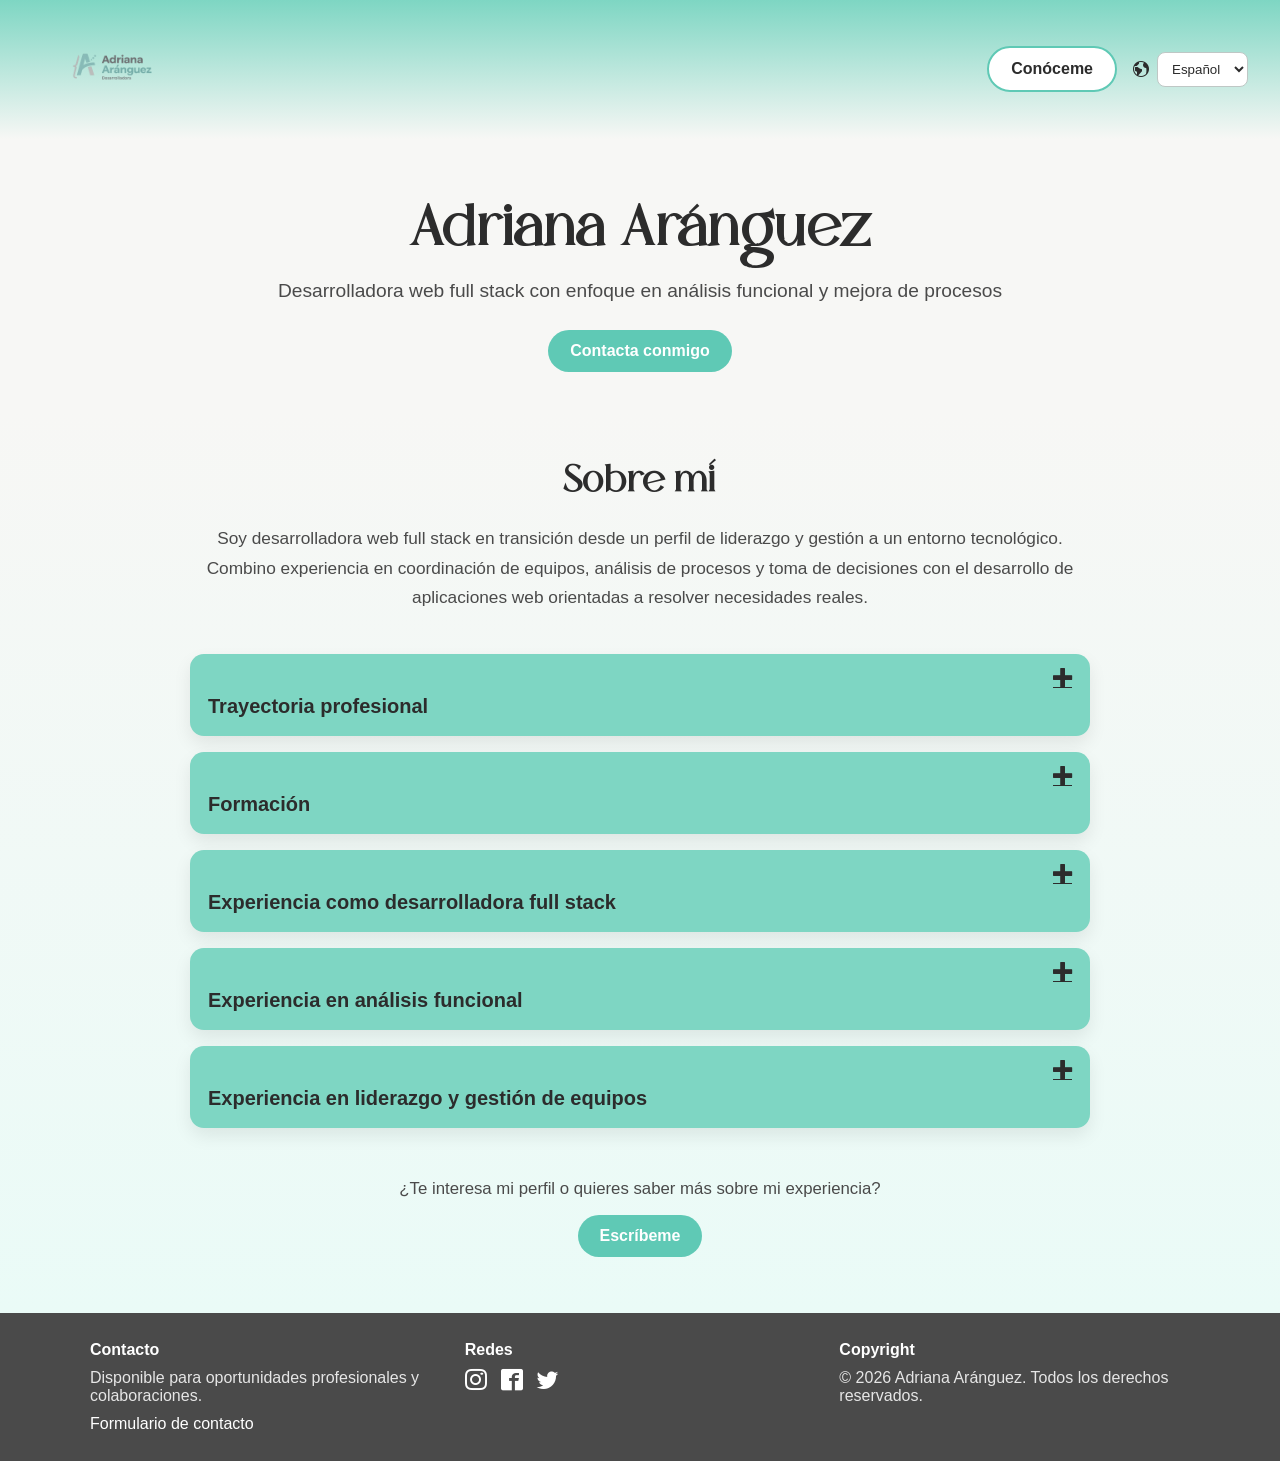
<file: index.html>
<!DOCTYPE html>
<html lang="es">

<head>
  <meta charset="UTF-8">
  <meta name="viewport" content="width=device-width, initial-scale=1.0">
  <title>Adriana Aránguez | Desarrolladora Web</title>
  <link rel="stylesheet" href="Landingcv.css">
  <link rel="stylesheet" href="icomoon/style.css">
  <link rel="stylesheet" href="icomoon (2)/style.css">
</head>

<body>
  <header class="site-header">
    <div class="logo">
      <img src="logo_transparente2.png" alt="Logo de Adriana Aránguez">
    </div>

    <div class="header-actions">
      <a class="btn btn-secondary" href="#sobre-mi">Conóceme</a>

      <label class="language-selector" for="lang">
        <span class="icon-earth" aria-hidden="true"></span>
        <select name="idiomas" id="lang">
          <option value="es">Español</option>
          <option value="en">Inglés</option>
        </select>
      </label>
    </div>
  </header>

  <section class="hero">
    <h1>Adriana Aránguez</h1>
    <p>Desarrolladora web full stack con enfoque en análisis funcional y mejora de procesos</p>

    <div class="hero-actions">
      <a class="btn btn-primary abrir-formulario" href="#">Contacta conmigo</a>
    </div>
  </section>

  <main>
    <section class="about-section" id="sobre-mi">
      <div class="intro">
        <h2>Sobre mí</h2>
        <p>
          Soy desarrolladora web full stack en transición desde un perfil de liderazgo y gestión
          a un entorno tecnológico. Combino experiencia en coordinación de equipos, análisis de procesos
          y toma de decisiones con el desarrollo de aplicaciones web orientadas a resolver necesidades reales.
        </p>
      </div>

      <article class="accordion-card" id="trayectoria">
        <div class="accordion-header">
          <a class="abrir" href="#trayectoria" aria-label="Abrir trayectoria"><span class="icon-plus"></span></a>
          <a class="cerrar" href="#sobre-mi" aria-label="Cerrar trayectoria"><span class="icon-minus"></span></a>
        </div>
        <h3>Trayectoria profesional</h3>
        <div class="contenido">
          <p>
            He desarrollado mi carrera profesional en el ámbito sociosanitario, donde asumí durante años
            funciones de responsabilidad y dirección. Esa experiencia reforzó mis capacidades de liderazgo,
            organización, análisis de problemas y mejora continua. Posteriormente decidí reorientar mi carrera
            hacia el desarrollo web, completando formación técnica y construyendo proyectos propios.
          </p>
        </div>
      </article>

      <article class="accordion-card" id="formacion">
        <div class="accordion-header">
          <a class="abrir" href="#formacion" aria-label="Abrir formación"><span class="icon-plus"></span></a>
          <a class="cerrar" href="#sobre-mi" aria-label="Cerrar formación"><span class="icon-minus"></span></a>
        </div>
        <h3>Formación</h3>
        <div class="contenido">
          <p>
            Desarrollo de Aplicaciones Web (2025)<br>
            Bootcamp en Inteligencia Artificial y Big Data (actualmente)
          </p>
        </div>
      </article>

      <article class="accordion-card" id="fullstack">
        <div class="accordion-header">
          <a class="abrir" href="#fullstack" aria-label="Abrir experiencia full stack"><span
              class="icon-plus"></span></a>
          <a class="cerrar" href="#sobre-mi" aria-label="Cerrar experiencia full stack"><span
              class="icon-minus"></span></a>
        </div>
        <h3>Experiencia como desarrolladora full stack</h3>
        <div class="contenido">
          <p>
            Desarrollo de aplicaciones web completas orientadas a resolver necesidades reales de usuarios<br>
            Implementación de sistemas de autenticación (login, registro y recuperación de contraseña)<br>
            Diseño de arquitectura MVC para una correcta separación de lógica, datos e interfaz<br>
            Integración con APIs externas para automatización de procesos y servicios<br>
            Automatización de envíos de emails con control de duplicados y gestión de logs<br>
            Desarrollo de paneles de administración para gestión de contenidos y usuarios<br>
            Despliegue de aplicaciones en entornos de producción<br>
            Mantenimiento y mejora continua de funcionalidades
          </p>
        </div>
      </article>

      <article class="accordion-card" id="analisis-funcional">
        <div class="accordion-header">
          <a class="abrir" href="#analisis-funcional" aria-label="Abrir análisis funcional"><span
              class="icon-plus"></span></a>
          <a class="cerrar" href="#sobre-mi" aria-label="Cerrar análisis funcional"><span class="icon-minus"></span></a>
        </div>
        <h3>Experiencia en análisis funcional</h3>
        <div class="contenido">
          <p>
            Recopilación y análisis de necesidades de negocio y definición de requisitos funcionales y no
            funcionales<br>
            Elaboración de documentación funcional y validación de soluciones junto a stakeholders<br>
            Participación en diseño funcional de interfaces con enfoque en UX y usabilidad<br>
            Integración y consumo de APIs REST para automatización de procesos<br>
            Ejecución de pruebas funcionales y soporte técnico-funcional<br>
            Trabajo en entornos Agile con visión técnica y de negocio
          </p>
        </div>
      </article>

      <article class="accordion-card" id="liderazgo">
        <div class="accordion-header">
          <a class="abrir" href="#liderazgo" aria-label="Abrir liderazgo"><span class="icon-plus"></span></a>
          <a class="cerrar" href="#sobre-mi" aria-label="Cerrar liderazgo"><span class="icon-minus"></span></a>
        </div>
        <h3>Experiencia en liderazgo y gestión de equipos</h3>
        <div class="contenido">
          <p>
            Coordinación de equipos multidisciplinares para la consecución de objetivos comunes<br>
            Gestión y resolución de incidencias operativas garantizando la continuidad del servicio<br>
            Análisis y optimización de procesos para mejorar eficiencia y reducir errores<br>
            Definición y documentación de procedimientos operativos<br>
            Interlocución con stakeholders y diferentes áreas para la toma de decisiones<br>
            Seguimiento de indicadores y mejora continua de resultados
          </p>
        </div>
      </article>

      <div class="cta-section">
        <p>¿Te interesa mi perfil o quieres saber más sobre mi experiencia?</p>
        <a class="btn btn-primary abrir-formulario" href="#">Escríbeme</a>      </div>
    </section>
  </main>

    <footer>
    <div class="footer-content">
      <div class="footer-section">
        <h4>Contacto</h4>
        <p>Disponible para oportunidades profesionales y colaboraciones.</p>
        <a href="#" class="abrir-formulario">Formulario de contacto</a>
      </div>

      <div class="footer-section">
        <h4>Redes</h4>
        <div class="social-icons">
          <a href="#" aria-label="Instagram"><span class="icon-instagram"></span></a>
          <a href="#" aria-label="Facebook"><span class="icon-facebook2"></span></a>
          <a href="#" aria-label="Twitter"><span class="icon-twitter"></span></a>
        </div>
      </div>

      <div class="footer-section">
        <h4>Copyright</h4>
        <p>&copy; 2026 Adriana Aránguez. Todos los derechos reservados.</p>
      </div>
    </div>
  </footer>

  <div id="modalFormulario" class="modal">
    <div class="modal-contenido">
      <button id="cerrarModal" class="cerrar-modal" aria-label="Cerrar formulario">×</button>

      <div class="contenedor-formulario">
        <h2>Contacto</h2>
        <p>Si quieres contactar conmigo para una oportunidad profesional, colaboración o proyecto, puedes escribirme aquí.</p>

        <form id="formularioContacto" novalidate>
          <div class="columna_1">
            <label for="nombre">Nombre</label>
            <input type="text" id="nombre" placeholder="Tu nombre">
            <span id="errorNombre"></span>

            <label for="email">Correo electrónico</label>
            <input type="email" id="email" placeholder="tuemail@email.com">
            <span id="errorEmail"></span>

            <label for="asunto">Asunto</label>
            <input type="text" id="asunto" placeholder="Motivo del mensaje">
            <span id="errorAsunto"></span>
          </div>

          <div class="columna_2">
            <label for="empresa">Empresa / Organización</label>
            <input type="text" id="empresa" placeholder="Opcional">

            <label for="mensaje">Mensaje</label>
            <textarea id="mensaje" rows="8" placeholder="Escribe aquí tu mensaje"></textarea>
            <span id="errorMensaje"></span>
          </div>

          <div class="adicionales">
            <label for="privacidad">
              <input type="checkbox" id="privacidad">
              He leído y acepto la política de privacidad
            </label>
          </div>

          <button type="submit">Enviar mensaje</button>
        </form>

        <p id="mensajeEnvio"></p>
      </div>
    </div>
  </div>

  <script src="landing.js"></script>
</body>
</html>
</file>
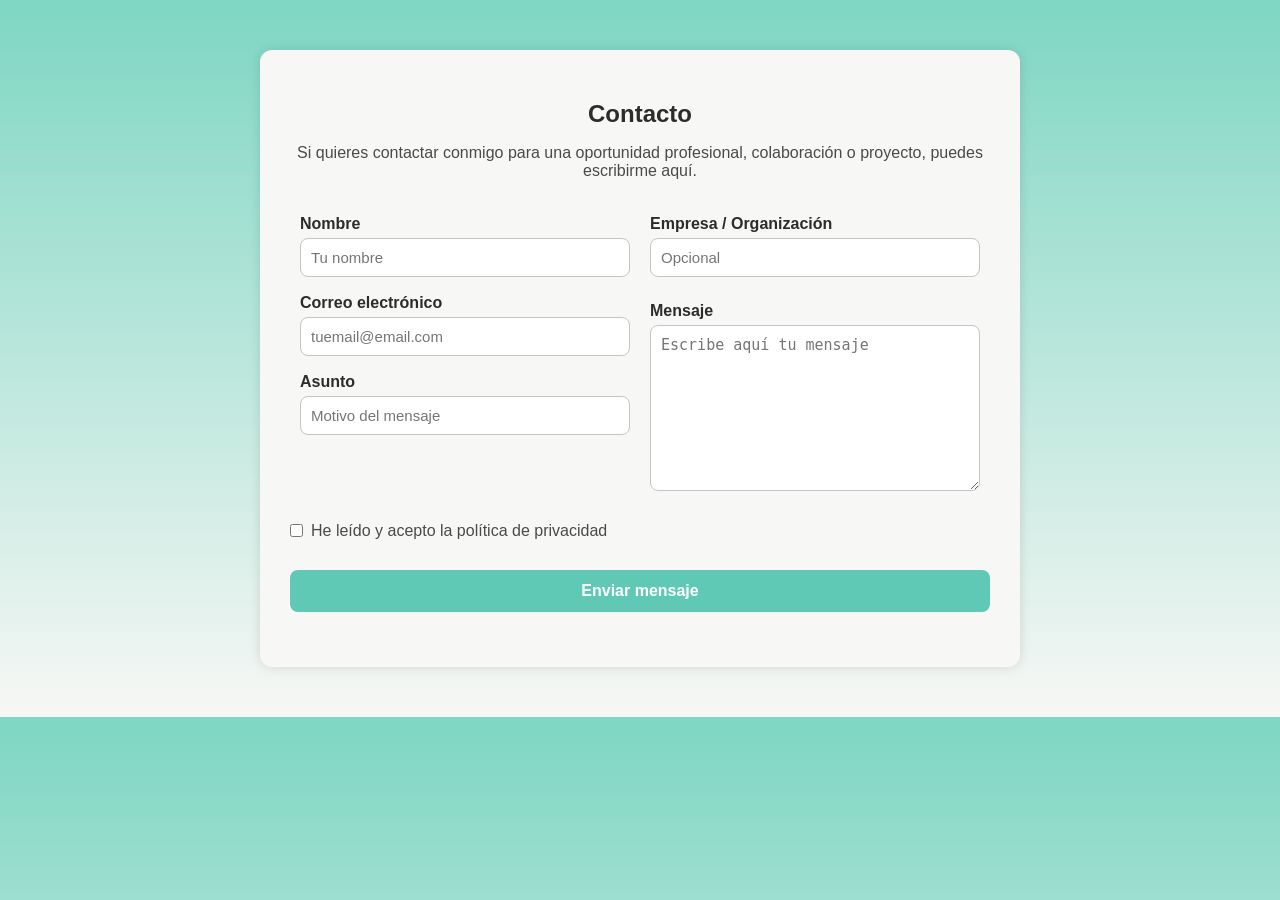
<file: formulario.html>
<!DOCTYPE html>
<html lang="es">
<head>
  <meta charset="UTF-8">
  <meta name="viewport" content="width=device-width, initial-scale=1.0">
  <title>Contacto | Adriana Aránguez</title>
  <link rel="stylesheet" href="formulariostyle.css">
</head>

<body>
  <div class="contenedor">
    <h2>Contacto</h2>
    <p>Si quieres contactar conmigo para una oportunidad profesional, colaboración o proyecto, puedes escribirme aquí.</p>

    <form id="formularioContacto" novalidate>
      
      <div class="columna_1">
        <label for="nombre">Nombre</label>
        <input type="text" id="nombre" placeholder="Tu nombre">
        <span id="errorNombre"></span>

        <label for="email">Correo electrónico</label>
        <input type="email" id="email" placeholder="tuemail@email.com">
        <span id="errorEmail"></span>

        <label for="asunto">Asunto</label>
        <input type="text" id="asunto" placeholder="Motivo del mensaje">
        <span id="errorAsunto"></span>
      </div>

      <div class="columna_2">
        <label for="empresa">Empresa / Organización</label>
        <input type="text" id="empresa" placeholder="Opcional">

        <label for="mensaje">Mensaje</label>
        <textarea id="mensaje" rows="8" placeholder="Escribe aquí tu mensaje"></textarea>
        <span id="errorMensaje"></span>
      </div>

      <div class="adicionales">
        <label for="privacidad">
          <input type="checkbox" id="privacidad">
          He leído y acepto la política de privacidad
        </label>
      </div>

      <button type="submit">Enviar mensaje</button>
    </form>

    <p id="mensajeEnvio"></p>
  </div>

  <script src="landing.js"></script>
</body>
</html>
</file>
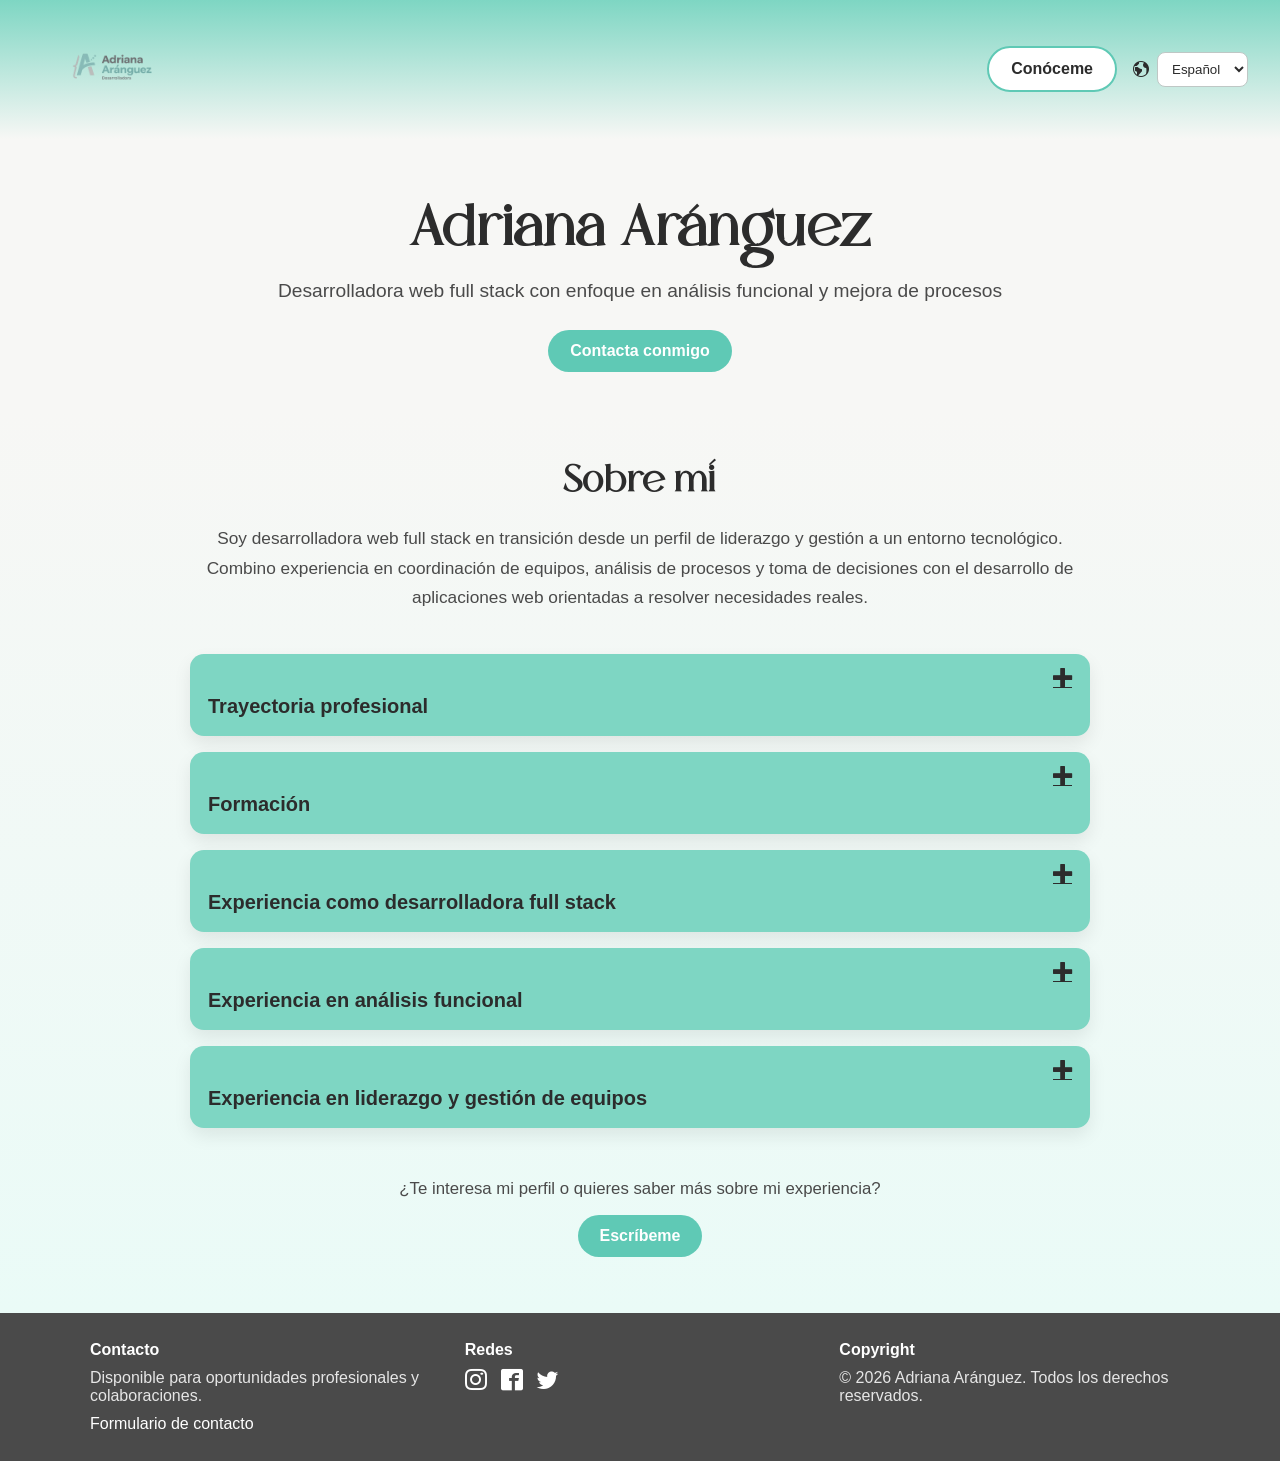
<file: Landingcv.html>
<!DOCTYPE html>
<html lang="es">

<head>
  <meta charset="UTF-8">
  <meta name="viewport" content="width=device-width, initial-scale=1.0">
  <title>Adriana Aránguez | Desarrolladora Web</title>
  <link rel="stylesheet" href="Landingcv.css">
  <link rel="stylesheet" href="icomoon/style.css">
  <link rel="stylesheet" href="icomoon (2)/style.css">
</head>

<body>
  <header class="site-header">
    <div class="logo">
      <img src="logo_transparente2.png" alt="Logo de Adriana Aránguez">
    </div>

    <div class="header-actions">
      <a class="btn btn-secondary" href="#sobre-mi">Conóceme</a>

      <label class="language-selector" for="lang">
        <span class="icon-earth" aria-hidden="true"></span>
        <select name="idiomas" id="lang">
          <option value="es">Español</option>
          <option value="en">Inglés</option>
        </select>
      </label>
    </div>
  </header>

  <section class="hero">
    <h1>Adriana Aránguez</h1>
    <p>Desarrolladora web full stack con enfoque en análisis funcional y mejora de procesos</p>

    <div class="hero-actions">
      <a class="btn btn-primary abrir-formulario" href="#">Contacta conmigo</a>
    </div>
  </section>

  <main>
    <section class="about-section" id="sobre-mi">
      <div class="intro">
        <h2>Sobre mí</h2>
        <p>
          Soy desarrolladora web full stack en transición desde un perfil de liderazgo y gestión
          a un entorno tecnológico. Combino experiencia en coordinación de equipos, análisis de procesos
          y toma de decisiones con el desarrollo de aplicaciones web orientadas a resolver necesidades reales.
        </p>
      </div>

      <article class="accordion-card" id="trayectoria">
        <div class="accordion-header">
          <a class="abrir" href="#trayectoria" aria-label="Abrir trayectoria"><span class="icon-plus"></span></a>
          <a class="cerrar" href="#sobre-mi" aria-label="Cerrar trayectoria"><span class="icon-minus"></span></a>
        </div>
        <h3>Trayectoria profesional</h3>
        <div class="contenido">
          <p>
            He desarrollado mi carrera profesional en el ámbito sociosanitario, donde asumí durante años
            funciones de responsabilidad y dirección. Esa experiencia reforzó mis capacidades de liderazgo,
            organización, análisis de problemas y mejora continua. Posteriormente decidí reorientar mi carrera
            hacia el desarrollo web, completando formación técnica y construyendo proyectos propios.
          </p>
        </div>
      </article>

      <article class="accordion-card" id="formacion">
        <div class="accordion-header">
          <a class="abrir" href="#formacion" aria-label="Abrir formación"><span class="icon-plus"></span></a>
          <a class="cerrar" href="#sobre-mi" aria-label="Cerrar formación"><span class="icon-minus"></span></a>
        </div>
        <h3>Formación</h3>
        <div class="contenido">
          <p>
            Desarrollo de Aplicaciones Web (2025)<br>
            Bootcamp en Inteligencia Artificial y Big Data (actualmente)
          </p>
        </div>
      </article>

      <article class="accordion-card" id="fullstack">
        <div class="accordion-header">
          <a class="abrir" href="#fullstack" aria-label="Abrir experiencia full stack"><span
              class="icon-plus"></span></a>
          <a class="cerrar" href="#sobre-mi" aria-label="Cerrar experiencia full stack"><span
              class="icon-minus"></span></a>
        </div>
        <h3>Experiencia como desarrolladora full stack</h3>
        <div class="contenido">
          <p>
            Desarrollo de aplicaciones web completas orientadas a resolver necesidades reales de usuarios<br>
            Implementación de sistemas de autenticación (login, registro y recuperación de contraseña)<br>
            Diseño de arquitectura MVC para una correcta separación de lógica, datos e interfaz<br>
            Integración con APIs externas para automatización de procesos y servicios<br>
            Automatización de envíos de emails con control de duplicados y gestión de logs<br>
            Desarrollo de paneles de administración para gestión de contenidos y usuarios<br>
            Despliegue de aplicaciones en entornos de producción<br>
            Mantenimiento y mejora continua de funcionalidades
          </p>
        </div>
      </article>

      <article class="accordion-card" id="analisis-funcional">
        <div class="accordion-header">
          <a class="abrir" href="#analisis-funcional" aria-label="Abrir análisis funcional"><span
              class="icon-plus"></span></a>
          <a class="cerrar" href="#sobre-mi" aria-label="Cerrar análisis funcional"><span class="icon-minus"></span></a>
        </div>
        <h3>Experiencia en análisis funcional</h3>
        <div class="contenido">
          <p>
            Recopilación y análisis de necesidades de negocio y definición de requisitos funcionales y no
            funcionales<br>
            Elaboración de documentación funcional y validación de soluciones junto a stakeholders<br>
            Participación en diseño funcional de interfaces con enfoque en UX y usabilidad<br>
            Integración y consumo de APIs REST para automatización de procesos<br>
            Ejecución de pruebas funcionales y soporte técnico-funcional<br>
            Trabajo en entornos Agile con visión técnica y de negocio
          </p>
        </div>
      </article>

      <article class="accordion-card" id="liderazgo">
        <div class="accordion-header">
          <a class="abrir" href="#liderazgo" aria-label="Abrir liderazgo"><span class="icon-plus"></span></a>
          <a class="cerrar" href="#sobre-mi" aria-label="Cerrar liderazgo"><span class="icon-minus"></span></a>
        </div>
        <h3>Experiencia en liderazgo y gestión de equipos</h3>
        <div class="contenido">
          <p>
            Coordinación de equipos multidisciplinares para la consecución de objetivos comunes<br>
            Gestión y resolución de incidencias operativas garantizando la continuidad del servicio<br>
            Análisis y optimización de procesos para mejorar eficiencia y reducir errores<br>
            Definición y documentación de procedimientos operativos<br>
            Interlocución con stakeholders y diferentes áreas para la toma de decisiones<br>
            Seguimiento de indicadores y mejora continua de resultados
          </p>
        </div>
      </article>

      <div class="cta-section">
        <p>¿Te interesa mi perfil o quieres saber más sobre mi experiencia?</p>
        <a class="btn btn-primary abrir-formulario" href="#">Escríbeme</a>      </div>
    </section>
  </main>

    <footer>
    <div class="footer-content">
      <div class="footer-section">
        <h4>Contacto</h4>
        <p>Disponible para oportunidades profesionales y colaboraciones.</p>
        <a href="#" class="abrir-formulario">Formulario de contacto</a>
      </div>

      <div class="footer-section">
        <h4>Redes</h4>
        <div class="social-icons">
          <a href="#" aria-label="Instagram"><span class="icon-instagram"></span></a>
          <a href="#" aria-label="Facebook"><span class="icon-facebook2"></span></a>
          <a href="#" aria-label="Twitter"><span class="icon-twitter"></span></a>
        </div>
      </div>

      <div class="footer-section">
        <h4>Copyright</h4>
        <p>&copy; 2026 Adriana Aránguez. Todos los derechos reservados.</p>
      </div>
    </div>
  </footer>

  <div id="modalFormulario" class="modal">
    <div class="modal-contenido">
      <button id="cerrarModal" class="cerrar-modal" aria-label="Cerrar formulario">×</button>

      <div class="contenedor-formulario">
        <h2>Contacto</h2>
        <p>Si quieres contactar conmigo para una oportunidad profesional, colaboración o proyecto, puedes escribirme aquí.</p>

        <form id="formularioContacto" novalidate>
          <div class="columna_1">
            <label for="nombre">Nombre</label>
            <input type="text" id="nombre" placeholder="Tu nombre">
            <span id="errorNombre"></span>

            <label for="email">Correo electrónico</label>
            <input type="email" id="email" placeholder="tuemail@email.com">
            <span id="errorEmail"></span>

            <label for="asunto">Asunto</label>
            <input type="text" id="asunto" placeholder="Motivo del mensaje">
            <span id="errorAsunto"></span>
          </div>

          <div class="columna_2">
            <label for="empresa">Empresa / Organización</label>
            <input type="text" id="empresa" placeholder="Opcional">

            <label for="mensaje">Mensaje</label>
            <textarea id="mensaje" rows="8" placeholder="Escribe aquí tu mensaje"></textarea>
            <span id="errorMensaje"></span>
          </div>

          <div class="adicionales">
            <label for="privacidad">
              <input type="checkbox" id="privacidad">
              He leído y acepto la política de privacidad
            </label>
          </div>

          <button type="submit">Enviar mensaje</button>
        </form>

        <p id="mensajeEnvio"></p>
      </div>
    </div>
  </div>

  <script src="landing.js"></script>
</body>
</html>
</file>
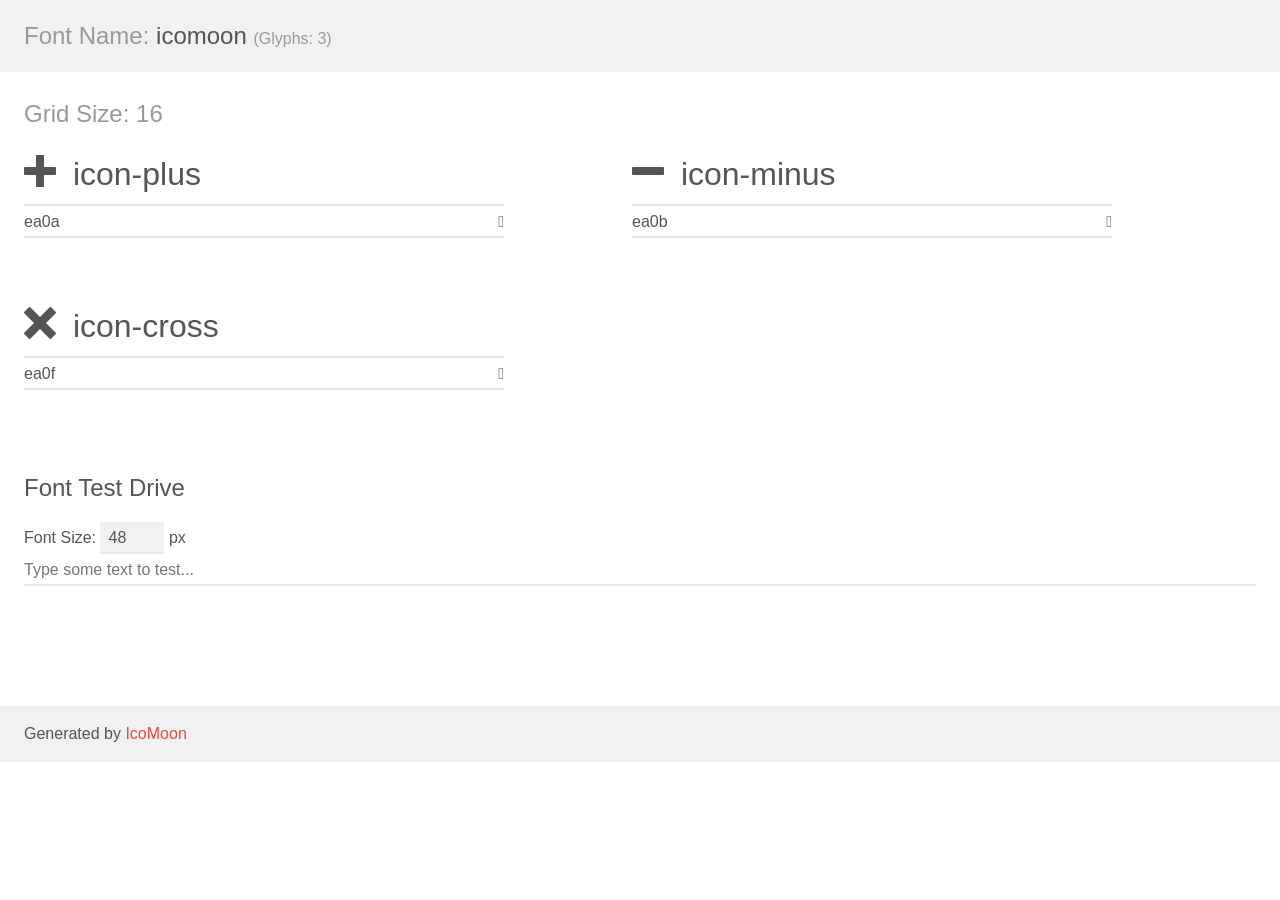
<file: icomoon (2)/demo.html>
<!doctype html>
<html>
<head>
    <meta charset="utf-8">
    <title>IcoMoon Demo</title>
    <meta name="description" content="An Icon Font Generated By IcoMoon.io">
    <meta name="viewport" content="width=device-width, initial-scale=1">
    <link rel="stylesheet" href="demo-files/demo.css">
    <link rel="stylesheet" href="style.css"></head>
<body>
    <div class="bgc1 clearfix">
        <h1 class="mhmm mvm"><span class="fgc1">Font Name:</span> icomoon <small class="fgc1">(Glyphs:&nbsp;3)</small></h1>
    </div>
    <div class="clearfix mhl ptl">
        <h1 class="mvm mtn fgc1">Grid Size: 16</h1>
        <div class="glyph fs1">
            <div class="clearfix bshadow0 pbs">
                <span class="icon-plus"></span>
                <span class="mls"> icon-plus</span>
            </div>
            <fieldset class="fs0 size1of1 clearfix hidden-false">
                <input type="text" readonly value="ea0a" class="unit size1of2" />
                <input type="text" maxlength="1" readonly value="&#xea0a;" class="unitRight size1of2 talign-right" />
            </fieldset>
            <div class="fs0 bshadow0 clearfix hidden-true">
                <span class="unit pvs fgc1">liga: </span>
                <input type="text" readonly value="plus, add" class="liga unitRight" />
            </div>
        </div>
        <div class="glyph fs1">
            <div class="clearfix bshadow0 pbs">
                <span class="icon-minus"></span>
                <span class="mls"> icon-minus</span>
            </div>
            <fieldset class="fs0 size1of1 clearfix hidden-false">
                <input type="text" readonly value="ea0b" class="unit size1of2" />
                <input type="text" maxlength="1" readonly value="&#xea0b;" class="unitRight size1of2 talign-right" />
            </fieldset>
            <div class="fs0 bshadow0 clearfix hidden-true">
                <span class="unit pvs fgc1">liga: </span>
                <input type="text" readonly value="minus, subtract" class="liga unitRight" />
            </div>
        </div>
        <div class="glyph fs1">
            <div class="clearfix bshadow0 pbs">
                <span class="icon-cross"></span>
                <span class="mls"> icon-cross</span>
            </div>
            <fieldset class="fs0 size1of1 clearfix hidden-false">
                <input type="text" readonly value="ea0f" class="unit size1of2" />
                <input type="text" maxlength="1" readonly value="&#xea0f;" class="unitRight size1of2 talign-right" />
            </fieldset>
            <div class="fs0 bshadow0 clearfix hidden-true">
                <span class="unit pvs fgc1">liga: </span>
                <input type="text" readonly value="cross, cancel" class="liga unitRight" />
            </div>
        </div>
    </div>

    <!--[if gt IE 8]><!-->
    <div class="mhl clearfix mbl">
        <h1>Font Test Drive</h1>
        <label>
            Font Size: <input id="fontSize" type="number" class="textbox0 mbm"
            min="8" value="48" />
            px
        </label>
        <input id="testText" type="text" class="phl size1of1 mvl"
        placeholder="Type some text to test..." value=""/>
        <div id="testDrive" class="icon-" style="font-family: icomoon">&nbsp;
        </div>
    </div>
    <!--<![endif]-->
    <div class="bgc1 clearfix">
        <p class="mhl">Generated by <a href="https://icomoon.io/app">IcoMoon</a></p>
    </div>

    <script src="demo-files/demo.js"></script>
</body>
</html>
</file>
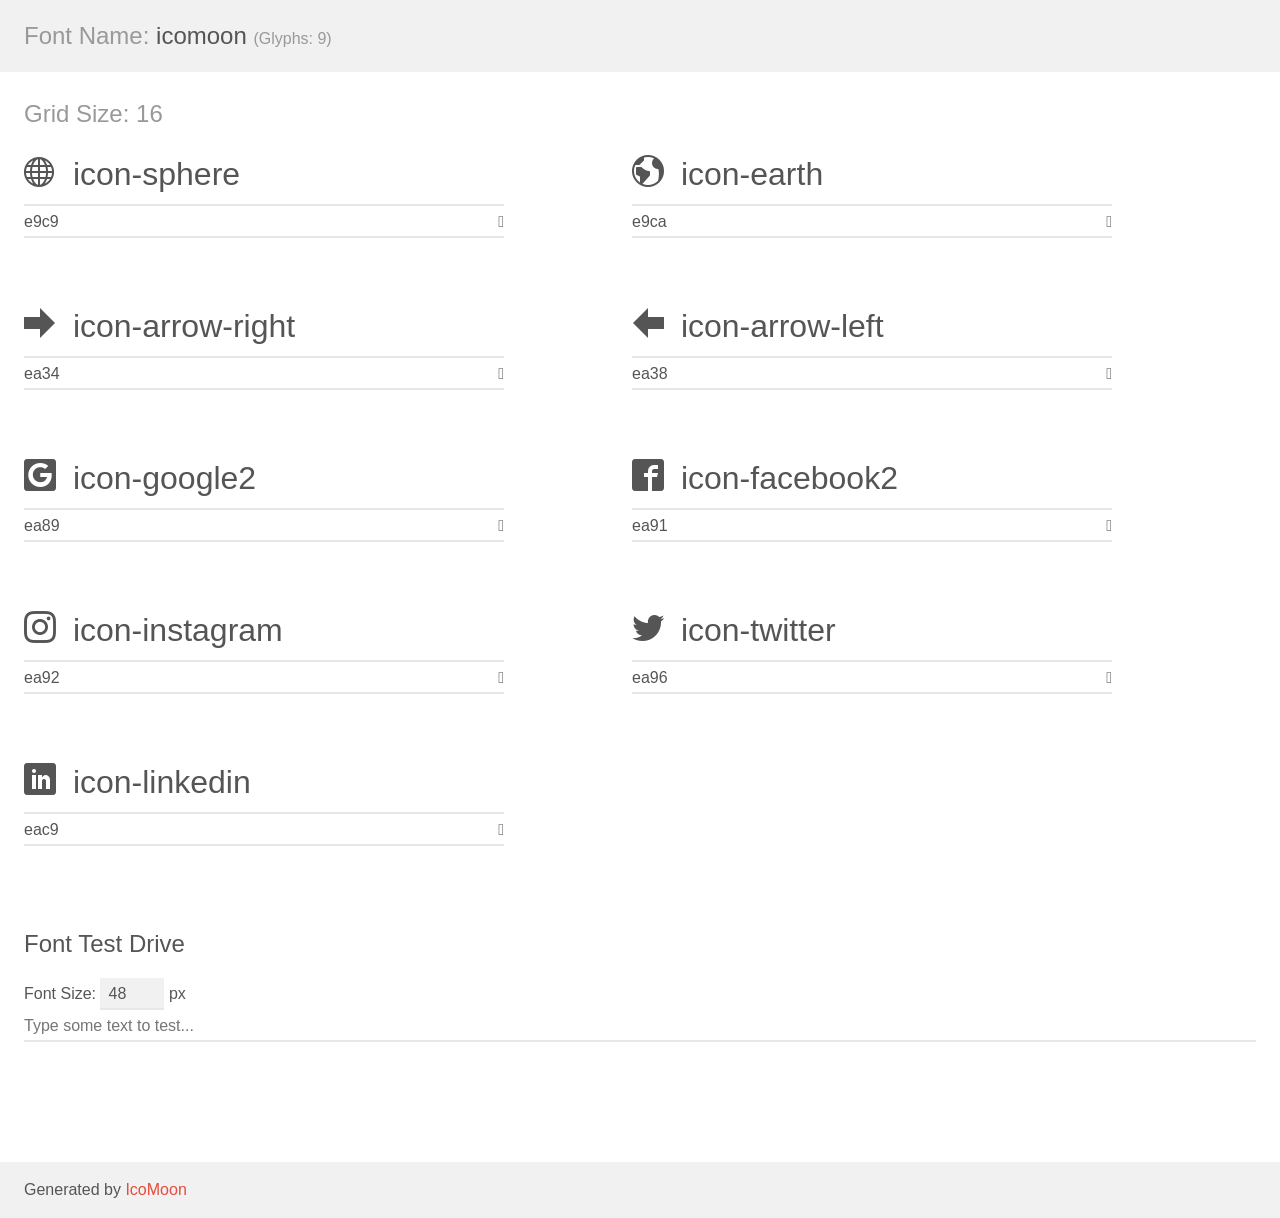
<file: icomoon/demo.html>
<!doctype html>
<html>
<head>
    <meta charset="utf-8">
    <title>IcoMoon Demo</title>
    <meta name="description" content="An Icon Font Generated By IcoMoon.io">
    <meta name="viewport" content="width=device-width, initial-scale=1">
    <link rel="stylesheet" href="demo-files/demo.css">
    <link rel="stylesheet" href="style.css"></head>
<body>
    <div class="bgc1 clearfix">
        <h1 class="mhmm mvm"><span class="fgc1">Font Name:</span> icomoon <small class="fgc1">(Glyphs:&nbsp;9)</small></h1>
    </div>
    <div class="clearfix mhl ptl">
        <h1 class="mvm mtn fgc1">Grid Size: 16</h1>
        <div class="glyph fs1">
            <div class="clearfix bshadow0 pbs">
                <span class="icon-sphere"></span>
                <span class="mls"> icon-sphere</span>
            </div>
            <fieldset class="fs0 size1of1 clearfix hidden-false">
                <input type="text" readonly value="e9c9" class="unit size1of2" />
                <input type="text" maxlength="1" readonly value="&#xe9c9;" class="unitRight size1of2 talign-right" />
            </fieldset>
            <div class="fs0 bshadow0 clearfix hidden-true">
                <span class="unit pvs fgc1">liga: </span>
                <input type="text" readonly value="sphere, globe" class="liga unitRight" />
            </div>
        </div>
        <div class="glyph fs1">
            <div class="clearfix bshadow0 pbs">
                <span class="icon-earth"></span>
                <span class="mls"> icon-earth</span>
            </div>
            <fieldset class="fs0 size1of1 clearfix hidden-false">
                <input type="text" readonly value="e9ca" class="unit size1of2" />
                <input type="text" maxlength="1" readonly value="&#xe9ca;" class="unitRight size1of2 talign-right" />
            </fieldset>
            <div class="fs0 bshadow0 clearfix hidden-true">
                <span class="unit pvs fgc1">liga: </span>
                <input type="text" readonly value="earth, globe2" class="liga unitRight" />
            </div>
        </div>
        <div class="glyph fs1">
            <div class="clearfix bshadow0 pbs">
                <span class="icon-arrow-right"></span>
                <span class="mls"> icon-arrow-right</span>
            </div>
            <fieldset class="fs0 size1of1 clearfix hidden-false">
                <input type="text" readonly value="ea34" class="unit size1of2" />
                <input type="text" maxlength="1" readonly value="&#xea34;" class="unitRight size1of2 talign-right" />
            </fieldset>
            <div class="fs0 bshadow0 clearfix hidden-true">
                <span class="unit pvs fgc1">liga: </span>
                <input type="text" readonly value="arrow-right, right3" class="liga unitRight" />
            </div>
        </div>
        <div class="glyph fs1">
            <div class="clearfix bshadow0 pbs">
                <span class="icon-arrow-left"></span>
                <span class="mls"> icon-arrow-left</span>
            </div>
            <fieldset class="fs0 size1of1 clearfix hidden-false">
                <input type="text" readonly value="ea38" class="unit size1of2" />
                <input type="text" maxlength="1" readonly value="&#xea38;" class="unitRight size1of2 talign-right" />
            </fieldset>
            <div class="fs0 bshadow0 clearfix hidden-true">
                <span class="unit pvs fgc1">liga: </span>
                <input type="text" readonly value="arrow-left, left3" class="liga unitRight" />
            </div>
        </div>
        <div class="glyph fs1">
            <div class="clearfix bshadow0 pbs">
                <span class="icon-google2"></span>
                <span class="mls"> icon-google2</span>
            </div>
            <fieldset class="fs0 size1of1 clearfix hidden-false">
                <input type="text" readonly value="ea89" class="unit size1of2" />
                <input type="text" maxlength="1" readonly value="&#xea89;" class="unitRight size1of2 talign-right" />
            </fieldset>
            <div class="fs0 bshadow0 clearfix hidden-true">
                <span class="unit pvs fgc1">liga: </span>
                <input type="text" readonly value="google2, brand3" class="liga unitRight" />
            </div>
        </div>
        <div class="glyph fs1">
            <div class="clearfix bshadow0 pbs">
                <span class="icon-facebook2"></span>
                <span class="mls"> icon-facebook2</span>
            </div>
            <fieldset class="fs0 size1of1 clearfix hidden-false">
                <input type="text" readonly value="ea91" class="unit size1of2" />
                <input type="text" maxlength="1" readonly value="&#xea91;" class="unitRight size1of2 talign-right" />
            </fieldset>
            <div class="fs0 bshadow0 clearfix hidden-true">
                <span class="unit pvs fgc1">liga: </span>
                <input type="text" readonly value="facebook2, brand11" class="liga unitRight" />
            </div>
        </div>
        <div class="glyph fs1">
            <div class="clearfix bshadow0 pbs">
                <span class="icon-instagram"></span>
                <span class="mls"> icon-instagram</span>
            </div>
            <fieldset class="fs0 size1of1 clearfix hidden-false">
                <input type="text" readonly value="ea92" class="unit size1of2" />
                <input type="text" maxlength="1" readonly value="&#xea92;" class="unitRight size1of2 talign-right" />
            </fieldset>
            <div class="fs0 bshadow0 clearfix hidden-true">
                <span class="unit pvs fgc1">liga: </span>
                <input type="text" readonly value="instagram, brand12" class="liga unitRight" />
            </div>
        </div>
        <div class="glyph fs1">
            <div class="clearfix bshadow0 pbs">
                <span class="icon-twitter"></span>
                <span class="mls"> icon-twitter</span>
            </div>
            <fieldset class="fs0 size1of1 clearfix hidden-false">
                <input type="text" readonly value="ea96" class="unit size1of2" />
                <input type="text" maxlength="1" readonly value="&#xea96;" class="unitRight size1of2 talign-right" />
            </fieldset>
            <div class="fs0 bshadow0 clearfix hidden-true">
                <span class="unit pvs fgc1">liga: </span>
                <input type="text" readonly value="twitter, brand16" class="liga unitRight" />
            </div>
        </div>
        <div class="glyph fs1">
            <div class="clearfix bshadow0 pbs">
                <span class="icon-linkedin"></span>
                <span class="mls"> icon-linkedin</span>
            </div>
            <fieldset class="fs0 size1of1 clearfix hidden-false">
                <input type="text" readonly value="eac9" class="unit size1of2" />
                <input type="text" maxlength="1" readonly value="&#xeac9;" class="unitRight size1of2 talign-right" />
            </fieldset>
            <div class="fs0 bshadow0 clearfix hidden-true">
                <span class="unit pvs fgc1">liga: </span>
                <input type="text" readonly value="linkedin, brand64" class="liga unitRight" />
            </div>
        </div>
    </div>

    <!--[if gt IE 8]><!-->
    <div class="mhl clearfix mbl">
        <h1>Font Test Drive</h1>
        <label>
            Font Size: <input id="fontSize" type="number" class="textbox0 mbm"
            min="8" value="48" />
            px
        </label>
        <input id="testText" type="text" class="phl size1of1 mvl"
        placeholder="Type some text to test..." value=""/>
        <div id="testDrive" class="icon-" style="font-family: icomoon">&nbsp;
        </div>
    </div>
    <!--<![endif]-->
    <div class="bgc1 clearfix">
        <p class="mhl">Generated by <a href="https://icomoon.io/app">IcoMoon</a></p>
    </div>

    <script src="demo-files/demo.js"></script>
</body>
</html>
</file>
<file: Landingcv.css>
@font-face {
  font-family: 'primeraFila';
  src: url('Gikany-Regular.ttf');
}

* {
  box-sizing: border-box;
}

html {
  scroll-behavior: smooth;
}

body {
  margin: 0;
  font-family: Arial, sans-serif;
  background-color: #f7f7f5;
  color: #2c2c2c;
}

/* HEADER */
.site-header {
  width: 100%;
  min-height: 100px;
  display: flex;
  justify-content: space-between;
  align-items: center;
  padding: 16px 32px;
  background: linear-gradient(to bottom, #7ed6c3, #f7f7f5);
}

.logo img {
  width: 160px;
  max-width: 100%;
  height: auto;
  display: block;
}

.header-actions {
  display: flex;
  align-items: center;
  gap: 16px;
}

.language-selector {
  display: flex;
  align-items: center;
  gap: 8px;
  color: #2c2c2c;
}

.language-selector select {
  border: 1px solid #bfc7c5;
  border-radius: 8px;
  padding: 8px 10px;
  background: #ffffff;
  color: #2c2c2c;
}

/* HERO */
.hero {
  text-align: center;
  padding: 56px 24px 40px;
  background-color: #f7f7f5;
}

.hero h1 {
  margin: 0 0 12px;
  font-family: 'primeraFila', Arial, sans-serif;
  font-size: 3rem;
  color: #2c2c2c;
}

.hero p {
  max-width: 780px;
  margin: 0 auto 28px;
  font-size: 1.2rem;
  color: #4a4a4a;
}

.hero-actions {
  display: flex;
  justify-content: center;
}

/* BOTONES */
.btn {
  display: inline-block;
  padding: 12px 22px;
  border-radius: 999px;
  text-decoration: none;
  font-weight: 600;
  transition: transform 0.2s ease, box-shadow 0.2s ease, background-color 0.2s ease;
}

.btn:hover {
  transform: translateY(-1px);
  box-shadow: 0 8px 18px rgba(0, 0, 0, 0.12);
}

.btn-primary {
  background-color: #5fc9b5;
  color: #ffffff;
}

.btn-primary:hover {
  background-color: #48b7a2;
}

.btn-secondary {
  background-color: #ffffff;
  color: #2c2c2c;
  border: 2px solid #5fc9b5;
}

/* MAIN SECTION */
.about-section {
  width: 100%;
  padding: 20px 24px 56px;
  background: linear-gradient(to bottom, #f7f7f5, #eafbf7);
  display: flex;
  flex-direction: column;
  align-items: center;
}

.intro {
  max-width: 900px;
  text-align: center;
  margin-bottom: 24px;
}

.intro h2 {
  font-family: 'primeraFila', Arial, sans-serif;
  font-size: 2rem;
  margin-bottom: 12px;
}

.intro p {
  font-size: 1.08rem;
  line-height: 1.7;
  color: #4a4a4a;
}

/* ACORDEÓN */
.accordion-card {
  width: min(900px, 90%);
  background: #7ed6c3;
  border-radius: 14px;
  padding: 14px 18px 18px;
  margin-bottom: 16px;
  box-shadow: 0 8px 18px rgba(0, 0, 0, 0.08);
}

.accordion-header {
  display: flex;
  justify-content: flex-end;
  gap: 10px;
  margin-bottom: 4px;
}

.accordion-card h3 {
  margin: 0;
  color: #2c2c2c;
  font-size: 1.25rem;
}

.accordion-card .contenido {
  display: none;
  margin-top: 14px;
}

.accordion-card .contenido p {
  margin: 0;
  line-height: 1.8;
  color: #2c2c2c;
}

.abrir,
.cerrar {
  color: #2c2c2c;
  font-size: 1.2rem;
}

.cerrar {
  display: none;
}

#trayectoria:target .contenido,
#formacion:target .contenido,
#fullstack:target .contenido,
#analisis-funcional:target .contenido,
#liderazgo:target .contenido {
  display: block;
}

#trayectoria:target .abrir,
#formacion:target .abrir,
#fullstack:target .abrir,
#analisis-funcional:target .abrir,
#liderazgo:target .abrir {
  display: none;
}

#trayectoria:target .cerrar,
#formacion:target .cerrar,
#fullstack:target .cerrar,
#analisis-funcional:target .cerrar,
#liderazgo:target .cerrar {
  display: inline-block;
}

/* CTA */
.cta-section {
  text-align: center;
  margin-top: 18px;
}

.cta-section p {
  font-size: 1.05rem;
  color: #4a4a4a;
  margin-bottom: 16px;
}

/* FOOTER */
footer {
  background-color: #4a4a4a;
  color: #f7f7f5;
  padding: 28px 20px;
}

.footer-content {
  max-width: 1100px;
  margin: 0 auto;
  display: flex;
  gap: 24px;
  justify-content: space-between;
  flex-wrap: wrap;
}

.footer-section {
  flex: 1 1 240px;
}

.footer-section h4 {
  margin-top: 0;
  margin-bottom: 10px;
  color: #ffffff;
}

.footer-section p {
  margin: 0 0 10px;
  color: #e6e6e6;
}

.footer-section a {
  color: #ffffff;
  text-decoration: none;
}

.footer-section a:hover {
  text-decoration: underline;
}

.social-icons {
  display: flex;
  gap: 14px;
  font-size: 1.35rem;
}

.social-icons a {
  color: #ffffff;
}

/* RESPONSIVE */
@media (max-width: 767px) {
  .site-header {
    flex-direction: column;
    gap: 14px;
    text-align: center;
    padding: 20px 16px;
  }

  .header-actions {
    flex-direction: column;
  }

  .hero {
    padding: 40px 16px 28px;
  }

  .hero h1 {
    font-size: 2.2rem;
  }

  .hero p {
    font-size: 1rem;
  }

  .intro p {
    font-size: 1rem;
  }

  .accordion-card {
    width: 94%;
  }

  .accordion-card h3 {
    font-size: 1.1rem;
  }

  .accordion-card .contenido p {
    font-size: 0.98rem;
    line-height: 1.65;
  }
}
/* MODAL FORMULARIO */
.modal {
  display: none;
  position: fixed;
  inset: 0;
  background: rgba(0, 0, 0, 0.45);
  z-index: 9999;
  padding: 30px 16px;
  overflow-y: auto;
}

.modal.activo {
  display: block;
}

.modal-contenido {
  max-width: 900px;
  margin: 30px auto;
  background: #F7F7F5;
  border-radius: 16px;
  padding: 24px;
  position: relative;
  box-shadow: 0 12px 28px rgba(0, 0, 0, 0.2);
}

.cerrar-modal {
  position: absolute;
  top: 12px;
  right: 14px;
  width: 40px;
  height: 40px;
  border: none;
  border-radius: 50%;
  background: #5FC9B5;
  color: white;
  font-size: 24px;
  cursor: pointer;
}

.cerrar-modal:hover {
  background: #48b7a2;
}

.contenedor-formulario {
  max-width: 700px;
  margin: 0 auto;
}

.contenedor-formulario h2 {
  text-align: center;
  color: #2C2C2C;
  margin-bottom: 10px;
}

.contenedor-formulario p {
  text-align: center;
  color: #4A4A4A;
  margin-bottom: 25px;
}

#errorNombre,
#errorEmail,
#errorAsunto,
#errorMensaje {
  color: #c0392b;
  font-size: 14px;
  display: block;
  margin-top: -8px;
  margin-bottom: 10px;
}

.contenedor-formulario label {
  margin-top: 10px;
  display: block;
  font-weight: bold;
  color: #2C2C2C;
}

.contenedor-formulario input,
.contenedor-formulario textarea {
  width: 100%;
  padding: 10px;
  margin-top: 5px;
  margin-bottom: 15px;
  border: 1px solid #BFC7C5;
  border-radius: 8px;
  box-sizing: border-box;
  background-color: #ffffff;
  color: #2C2C2C;
  font-size: 15px;
}

.contenedor-formulario textarea {
  resize: vertical;
  min-height: 140px;
}

.contenedor-formulario input:focus,
.contenedor-formulario textarea:focus {
  outline: none;
  border-color: #5FC9B5;
  box-shadow: 0 0 0 3px rgba(95, 201, 181, 0.15);
}

.contenedor-formulario button[type="submit"] {
  width: 100%;
  padding: 12px;
  background-color: #5FC9B5;
  color: white;
  border: none;
  border-radius: 8px;
  cursor: pointer;
  margin-top: 20px;
  font-size: 16px;
  font-weight: bold;
  transition: background-color 0.3s ease, transform 0.2s ease;
}

.contenedor-formulario button[type="submit"]:hover {
  background-color: #4eb7a4;
  transform: translateY(-1px);
}

.columna_1 {
  float: left;
  width: 50%;
  box-sizing: border-box;
  padding: 0 10px;
}

.columna_2 {
  float: right;
  width: 50%;
  box-sizing: border-box;
  padding: 0 10px;
}

.adicionales {
  clear: both;
  display: flex;
  width: 100%;
  margin-top: 10px;
}

.adicionales label {
  width: 100%;
  font-weight: normal;
  display: flex;
  align-items: center;
  gap: 8px;
  color: #4A4A4A;
  cursor: pointer;
}

.adicionales input[type="checkbox"] {
  width: auto;
  margin: 0;
  accent-color: #5FC9B5;
}

#mensajeEnvio {
  text-align: center;
  margin-top: 20px;
  font-weight: bold;
  color: #2C2C2C;
}

body.modal-abierto {
  overflow: hidden;
}

@media (max-width: 767px) {
  .modal-contenido {
    padding: 18px;
    margin: 10px auto;
  }

  .columna_1,
  .columna_2 {
    width: 100%;
    float: none;
    padding: 0;
  }

  .adicionales {
    flex-wrap: wrap;
  }
}
</file>
<file: icomoon/style.css>
@font-face {
  font-family: 'icomoon';
  src:  url('fonts/icomoon.eot?lbx1kv');
  src:  url('fonts/icomoon.eot?lbx1kv#iefix') format('embedded-opentype'),
    url('fonts/icomoon.ttf?lbx1kv') format('truetype'),
    url('fonts/icomoon.woff?lbx1kv') format('woff'),
    url('fonts/icomoon.svg?lbx1kv#icomoon') format('svg');
  font-weight: normal;
  font-style: normal;
  font-display: block;
}

[class^="icon-"], [class*=" icon-"] {
  /* use !important to prevent issues with browser extensions that change fonts */
  font-family: 'icomoon' !important;
  speak: never;
  font-style: normal;
  font-weight: normal;
  font-variant: normal;
  text-transform: none;
  line-height: 1;

  /* Better Font Rendering =========== */
  -webkit-font-smoothing: antialiased;
  -moz-osx-font-smoothing: grayscale;
}

.icon-sphere:before {
  content: "\e9c9";
}
.icon-earth:before {
  content: "\e9ca";
}
.icon-arrow-right:before {
  content: "\ea34";
}
.icon-arrow-left:before {
  content: "\ea38";
}
.icon-google2:before {
  content: "\ea89";
}
.icon-facebook2:before {
  content: "\ea91";
}
.icon-instagram:before {
  content: "\ea92";
}
.icon-twitter:before {
  content: "\ea96";
}
.icon-linkedin:before {
  content: "\eac9";
}
</file>
<file: icomoon (2)/style.css>
@font-face {
  font-family: 'icomoon';
  src:  url('fonts/icomoon.eot?mn773e');
  src:  url('fonts/icomoon.eot?mn773e#iefix') format('embedded-opentype'),
    url('fonts/icomoon.ttf?mn773e') format('truetype'),
    url('fonts/icomoon.woff?mn773e') format('woff'),
    url('fonts/icomoon.svg?mn773e#icomoon') format('svg');
  font-weight: normal;
  font-style: normal;
  font-display: block;
}

[class^="icon-"], [class*=" icon-"] {
  /* use !important to prevent issues with browser extensions that change fonts */
  font-family: 'icomoon' !important;
  speak: never;
  font-style: normal;
  font-weight: normal;
  font-variant: normal;
  text-transform: none;
  line-height: 1;

  /* Better Font Rendering =========== */
  -webkit-font-smoothing: antialiased;
  -moz-osx-font-smoothing: grayscale;
}

.icon-plus:before {
  content: "\ea0a";
}
.icon-minus:before {
  content: "\ea0b";
}
.icon-cross:before {
  content: "\ea0f";
}
</file>
<file: formulariostyle.css>
body {
  font-family: Arial, sans-serif;
  background: linear-gradient(to bottom, #7ED6C3, #F7F7F5);
  margin: 0;
  padding: 0;
  color: #2C2C2C;
}

.contenedor {
  max-width: 700px;
  margin: 50px auto;
  padding: 30px;
  background-color: #F7F7F5;
  border-radius: 12px;
  box-shadow: 0 0 12px rgba(0, 0, 0, 0.12);
}

h2 {
  text-align: center;
  color: #2C2C2C;
  margin-bottom: 10px;
}

.contenedor p {
  text-align: center;
  color: #4A4A4A;
  margin-bottom: 25px;
}

#errorNombre,
#errorEmail,
#errorAsunto,
#errorMensaje {
  color: #c0392b;
  font-size: 14px;
  display: block;
  margin-top: -8px;
  margin-bottom: 10px;
}

label {
  margin-top: 10px;
  display: block;
  font-weight: bold;
  color: #2C2C2C;
}

input,
select,
textarea {
  width: 100%;
  padding: 10px;
  margin-top: 5px;
  margin-bottom: 15px;
  border: 1px solid #BFC7C5;
  border-radius: 8px;
  box-sizing: border-box;
  background-color: #ffffff;
  color: #2C2C2C;
  font-size: 15px;
}

textarea {
  resize: vertical;
  min-height: 140px;
}

input:focus,
select:focus,
textarea:focus {
  outline: none;
  border-color: #5FC9B5;
  box-shadow: 0 0 0 3px rgba(95, 201, 181, 0.15);
}

button {
  width: 100%;
  padding: 12px;
  background-color: #5FC9B5;
  color: white;
  border: none;
  border-radius: 8px;
  cursor: pointer;
  margin-top: 20px;
  font-size: 16px;
  font-weight: bold;
  transition: background-color 0.3s ease, transform 0.2s ease;
}

button:hover {
  background-color: #4eb7a4;
  transform: translateY(-1px);
}

.columna_1 {
  float: left;
  width: 50%;
  box-sizing: border-box;
  padding: 0 10px;
}

.columna_2 {
  float: right;
  width: 50%;
  box-sizing: border-box;
  padding: 0 10px;
}

.adicionales {
  clear: both;
  display: flex;
  width: 100%;
  margin-top: 10px;
}

.adicionales label {
  width: 100%;
  font-weight: normal;
  display: flex;
  align-items: center;
  gap: 8px;
  color: #4A4A4A;
}

.adicionales input[type="checkbox"] {
  width: auto;
  margin: 0;
}

#mensajeEnvio {
  text-align: center;
  margin-top: 20px;
  font-weight: bold;
  color: #2C2C2C;
}

@media (max-width: 767px) {
  .contenedor {
    width: 90%;
    margin: 30px auto;
    padding: 20px;
  }

  .columna_1,
  .columna_2 {
    width: 100%;
    float: none;
    padding: 0;
  }

  .adicionales {
    flex-wrap: wrap;
  }
}
.adicionales {
  clear: both;
  display: flex;
  width: 100%;
  margin-top: 10px;
  margin-bottom: 10px;
}

.adicionales label {
  width: 100%;
  font-weight: normal;
  display: flex;
  align-items: center;
  gap: 8px;
  color: #4A4A4A;
  cursor: pointer;
}

.adicionales input[type="checkbox"] {
  width: auto;
  margin: 0;
  accent-color: #5FC9B5;
}

#mensajeEnvio {
  text-align: center;
  margin-top: 20px;
  font-weight: bold;
  color: #2C2C2C;
}
</file>
<file: icomoon (2)/demo-files/demo.css>
body {
  padding: 0;
  margin: 0;
  font-family: sans-serif;
  font-size: 1em;
  line-height: 1.5;
  color: #555;
  background: #fff;
}
h1 {
  font-size: 1.5em;
  font-weight: normal;
}
small {
  font-size: .66666667em;
}
a {
  color: #e74c3c;
  text-decoration: none;
}
a:hover, a:focus {
  box-shadow: 0 1px #e74c3c;
}
.bshadow0, input {
  box-shadow: inset 0 -2px #e7e7e7;
}
input:hover {
  box-shadow: inset 0 -2px #ccc;
}
input, fieldset {
  font-family: sans-serif;
  font-size: 1em;
  margin: 0;
  padding: 0;
  border: 0;
}
input {
  color: inherit;
  line-height: 1.5;
  height: 1.5em;
  padding: .25em 0;
}
input:focus {
  outline: none;
  box-shadow: inset 0 -2px #449fdb;
}
.glyph {
  font-size: 16px;
  width: 15em;
  padding-bottom: 1em;
  margin-right: 4em;
  margin-bottom: 1em;
  float: left;
  overflow: hidden;
}
.liga {
  width: 80%;
  width: calc(100% - 2.5em);
}
.talign-right {
  text-align: right;
}
.talign-center {
  text-align: center;
}
.bgc1 {
  background: #f1f1f1;
}
.fgc1 {
  color: #999;
}
.fgc0 {
  color: #000;
}
p {
  margin-top: 1em;
  margin-bottom: 1em;
}
.mvm {
  margin-top: .75em;
  margin-bottom: .75em;
}
.mtn {
  margin-top: 0;
}
.mtl, .mal {
  margin-top: 1.5em;
}
.mbl, .mal {
  margin-bottom: 1.5em;
}
.mal, .mhl {
  margin-left: 1.5em;
  margin-right: 1.5em;
}
.mhmm {
  margin-left: 1em;
  margin-right: 1em;
}
.mls {
  margin-left: .25em;
}
.ptl {
  padding-top: 1.5em;
}
.pbs, .pvs {
  padding-bottom: .25em;
}
.pvs, .pts {
  padding-top: .25em;
}
.unit {
  float: left;
}
.unitRight {
  float: right;
}
.size1of2 {
  width: 50%;
}
.size1of1 {
  width: 100%;
}
.clearfix:before, .clearfix:after {
  content: " ";
  display: table;
}
.clearfix:after {
  clear: both;
}
.hidden-true {
  display: none;
}
.textbox0 {
  width: 3em;
  background: #f1f1f1;
  padding: .25em .5em;
  line-height: 1.5;
  height: 1.5em;
}
#testDrive {
  display: block;
  padding-top: 24px;
  line-height: 1.5;
}
.fs0 {
  font-size: 16px;
}
.fs1 {
  font-size: 32px;
}
</file>
<file: icomoon/demo-files/demo.css>
body {
  padding: 0;
  margin: 0;
  font-family: sans-serif;
  font-size: 1em;
  line-height: 1.5;
  color: #555;
  background: #fff;
}
h1 {
  font-size: 1.5em;
  font-weight: normal;
}
small {
  font-size: .66666667em;
}
a {
  color: #e74c3c;
  text-decoration: none;
}
a:hover, a:focus {
  box-shadow: 0 1px #e74c3c;
}
.bshadow0, input {
  box-shadow: inset 0 -2px #e7e7e7;
}
input:hover {
  box-shadow: inset 0 -2px #ccc;
}
input, fieldset {
  font-family: sans-serif;
  font-size: 1em;
  margin: 0;
  padding: 0;
  border: 0;
}
input {
  color: inherit;
  line-height: 1.5;
  height: 1.5em;
  padding: .25em 0;
}
input:focus {
  outline: none;
  box-shadow: inset 0 -2px #449fdb;
}
.glyph {
  font-size: 16px;
  width: 15em;
  padding-bottom: 1em;
  margin-right: 4em;
  margin-bottom: 1em;
  float: left;
  overflow: hidden;
}
.liga {
  width: 80%;
  width: calc(100% - 2.5em);
}
.talign-right {
  text-align: right;
}
.talign-center {
  text-align: center;
}
.bgc1 {
  background: #f1f1f1;
}
.fgc1 {
  color: #999;
}
.fgc0 {
  color: #000;
}
p {
  margin-top: 1em;
  margin-bottom: 1em;
}
.mvm {
  margin-top: .75em;
  margin-bottom: .75em;
}
.mtn {
  margin-top: 0;
}
.mtl, .mal {
  margin-top: 1.5em;
}
.mbl, .mal {
  margin-bottom: 1.5em;
}
.mal, .mhl {
  margin-left: 1.5em;
  margin-right: 1.5em;
}
.mhmm {
  margin-left: 1em;
  margin-right: 1em;
}
.mls {
  margin-left: .25em;
}
.ptl {
  padding-top: 1.5em;
}
.pbs, .pvs {
  padding-bottom: .25em;
}
.pvs, .pts {
  padding-top: .25em;
}
.unit {
  float: left;
}
.unitRight {
  float: right;
}
.size1of2 {
  width: 50%;
}
.size1of1 {
  width: 100%;
}
.clearfix:before, .clearfix:after {
  content: " ";
  display: table;
}
.clearfix:after {
  clear: both;
}
.hidden-true {
  display: none;
}
.textbox0 {
  width: 3em;
  background: #f1f1f1;
  padding: .25em .5em;
  line-height: 1.5;
  height: 1.5em;
}
#testDrive {
  display: block;
  padding-top: 24px;
  line-height: 1.5;
}
.fs0 {
  font-size: 16px;
}
.fs1 {
  font-size: 32px;
}
</file>
